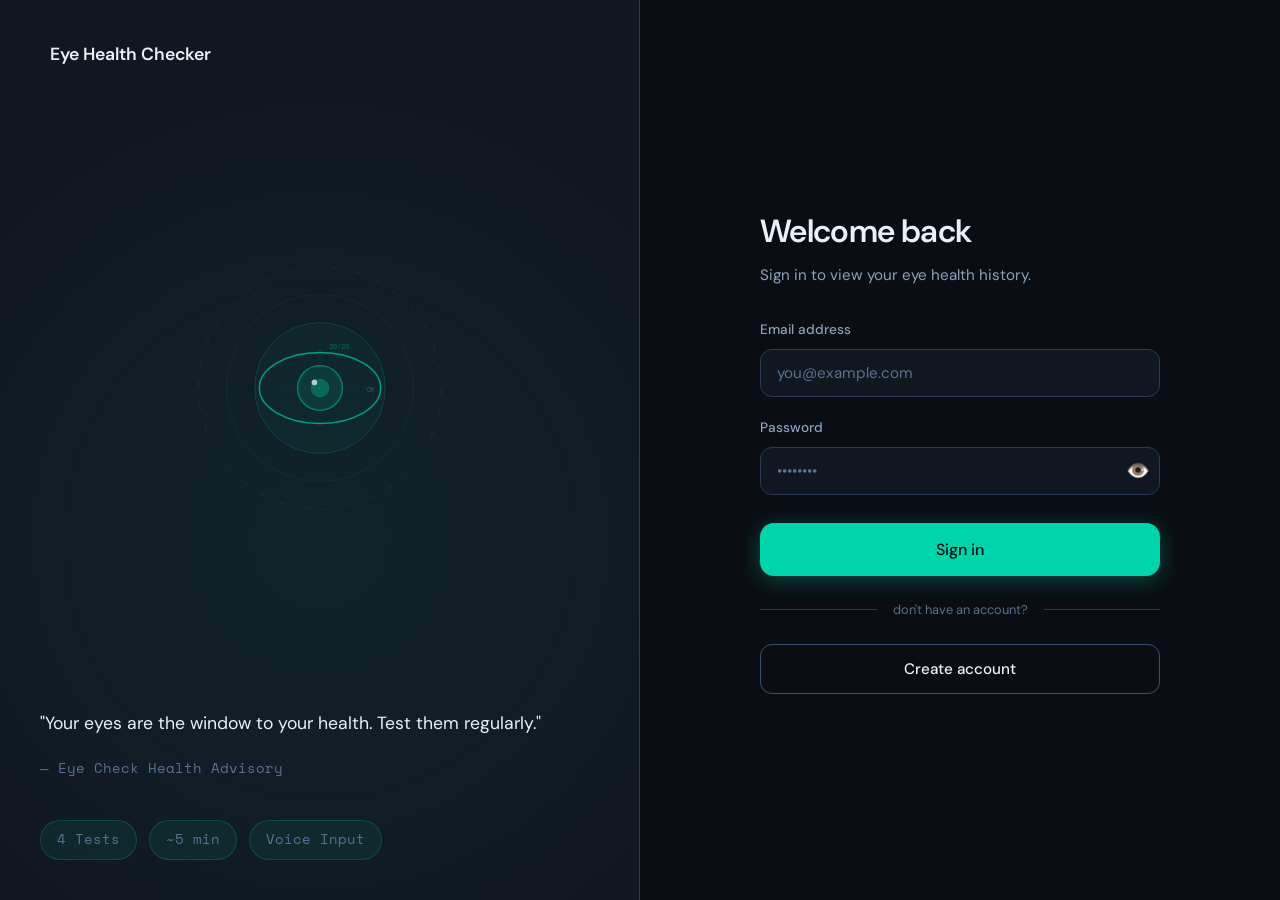
<file: html/login.html>
<!DOCTYPE html>
<html lang="en">
<head>
  <meta charset="UTF-8" />
  <meta name="viewport" content="width=device-width, initial-scale=1.0" />
  <title>Login — EyeCheck</title>
  <link rel="stylesheet" href="../css/style.css" />
  <style>
    .auth-wrap {
      display: grid; grid-template-columns: 1fr 1fr; min-height: 100vh;
    }
    .auth-side {
      background: var(--bg2);
      border-right: 1px solid var(--border);
      display: flex; flex-direction: column;
      justify-content: space-between; padding: 40px;
      position: relative; overflow: hidden;
    }
    .auth-side::before {
      content: '';
      position: absolute; inset: 0;
      background: radial-gradient(ellipse 70% 50% at 50% 60%, rgba(0,212,170,0.07), transparent);
    }
    .auth-side-content { position: relative; z-index: 1; }
    .auth-side-brand { display: flex; align-items: center; gap: 10px; font-weight: 600; font-size: 1.1rem; }
    .auth-visual { flex: 1; display: flex; align-items: center; justify-content: center; }
    .auth-quote { position: relative; z-index: 1; }
    .auth-quote p { font-size: 1.1rem; color: var(--text); line-height: 1.7; margin-bottom: 16px; }
    .auth-quote span { font-size: 0.85rem; color: var(--text3); font-family: var(--mono); }

    .auth-form-side {
      display: flex; align-items: center; justify-content: center;
      padding: 40px 24px;
    }
    .auth-form-wrap { width: 100%; max-width: 400px; }
    .auth-form-wrap h2 { margin-bottom: 6px; }
    .auth-form-wrap > p { margin-bottom: 32px; font-size: 0.95rem; }

    .stat-pills { display: flex; gap: 12px; flex-wrap: wrap; margin-top: 40px; position: relative; z-index: 1; }
    .stat-pill {
      background: rgba(0,212,170,0.08); border: 1px solid rgba(0,212,170,0.2);
      border-radius: 100px; padding: 8px 16px;
      font-size: 0.82rem; color: var(--teal);
      font-family: var(--mono);
    }

    @media (max-width: 768px) {
      .auth-wrap { grid-template-columns: 1fr; }
      .auth-side { display: none; }
    }
  </style>
</head>
<body>
<div class="auth-wrap">
  <div class="auth-side">
    <div class="auth-side-brand">
      <span class="dot pulse"></span> Eye Health Checker
    </div>
    <div class="auth-visual">
      <svg viewBox="0 0 300 300" width="280" height="280" xmlns="http://www.w3.org/2000/svg">
        <circle cx="150" cy="150" r="130" fill="none" stroke="rgba(0,212,170,0.1)" stroke-width="1" stroke-dasharray="8 16"/>
        <circle cx="150" cy="150" r="100" fill="none" stroke="rgba(0,212,170,0.08)" stroke-width="1"/>
        <circle cx="150" cy="150" r="70" fill="rgba(0,212,170,0.04)" stroke="rgba(0,212,170,0.2)" stroke-width="1"/>
        <ellipse cx="150" cy="150" rx="65" ry="38" fill="none" stroke="rgba(0,212,170,0.7)" stroke-width="1.5"/>
        <circle cx="150" cy="150" r="24" fill="rgba(0,212,170,0.1)" stroke="rgba(0,212,170,0.5)" stroke-width="1.5"/>
        <circle cx="150" cy="150" r="10" fill="rgba(0,212,170,0.3)"/>
        <circle cx="144" cy="144" r="3" fill="rgba(255,255,255,0.7)"/>
        <line x1="85" y1="150" x2="215" y2="150" stroke="rgba(0,212,170,0.2)" stroke-width="0.5" stroke-dasharray="3 5"/>
        <line x1="150" y1="85" x2="150" y2="215" stroke="rgba(0,212,170,0.2)" stroke-width="0.5" stroke-dasharray="3 5"/>
        <text x="160" y="108" fill="rgba(0,212,170,0.4)" font-size="8" font-family="Space Mono">20/20</text>
        <text x="200" y="154" fill="rgba(77,159,255,0.4)" font-size="8" font-family="Space Mono">OK</text>
      </svg>
    </div>
    <div class="auth-quote">
      <p>"Your eyes are the window to your health. Test them regularly."</p>
      <span>— Eye Check Health Advisory</span>
      <div class="stat-pills">
        <span class="stat-pill">4 Tests</span>
        <span class="stat-pill">~5 min</span>
        <span class="stat-pill">Voice Input</span>
      </div>
    </div>
  </div>

  <div class="auth-form-side">
    <div class="auth-form-wrap">
      <h2 class="fade-in">Welcome back</h2>
      <p class="fade-in-delay-1 text-muted">Sign in to view your eye health history.</p>

      <div id="error-box"></div>

      <form id="login-form" class="fade-in-delay-2">
        <div class="form-group">
          <label class="form-label">Email address</label>
          <input type="email" id="email" class="form-input" placeholder="you@example.com" autocomplete="email" required />
        </div>
        <div class="form-group">
          <label class="form-label" style="display:flex;justify-content:space-between;">
            Password
          </label>
          <div style="position: relative; display: flex; align-items: center;">
            <input type="password" id="password" class="form-input" placeholder="••••••••" autocomplete="current-password" required style="padding-right: 40px;" />
            <button type="button" id="toggle-password" style="position: absolute; right: 10px; background: none; border: none; font-size: 1.2rem; cursor: pointer; padding: 0;">👁️</button>
          </div>
        </div>

        <button type="submit" id="submit-btn" class="btn btn-primary btn-full btn-lg" style="margin-top:8px">
          Sign in
        </button>

        <div class="divider"><span>don't have an account?</span></div>
        <a href="register.html" class="btn btn-outline btn-full">Create account</a>
      </form>
    </div>
  </div>
</div>

<div id="toast-container"></div>
<script src="../js/utils.js"></script>
<script>
  Auth.redirectIfLoggedIn();

  // Password Visibility Toggle Logic
  document.getElementById('toggle-password').addEventListener('click', function() {
    const pwdInput = document.getElementById('password');
    if (pwdInput.type === 'password') {
      pwdInput.type = 'text';
      this.textContent = '🙈';
    } else {
      pwdInput.type = 'password';
      this.textContent = '👁️';
    }
  });

  document.getElementById('login-form').addEventListener('submit', async (e) => {
    e.preventDefault();
    clearError('#error-box');
    const btn = document.getElementById('submit-btn');
    setLoading(btn, true);

    try {
      const data = await apiFetch('/auth/login', {
        method: 'POST',
        body: JSON.stringify({
          email: document.getElementById('email').value.trim(),
          password: document.getElementById('password').value,
        })
      });

      Auth.set(data.token, data.user);
      toast('Login successful! Redirecting...', 'success');
      setTimeout(() => window.location.href = 'dashboard.html', 1000);
    } catch (err) {
      showError('#error-box', err.message);
      setLoading(btn, false);
    }
  });
</script>
</body>
</html>
</file>
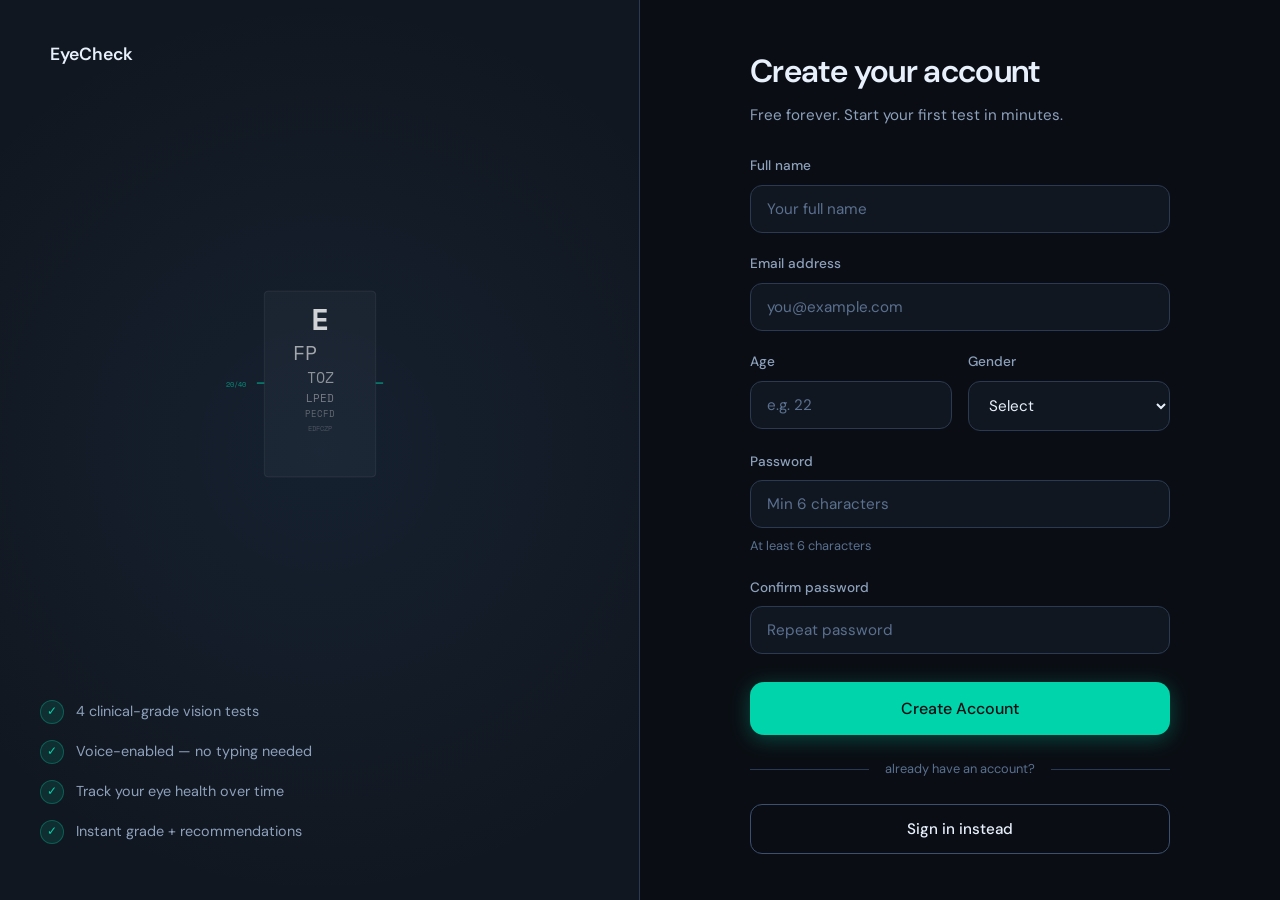
<file: html/register.html>
<!DOCTYPE html>
<html lang="en">
<head>
  <meta charset="UTF-8" />
  <meta name="viewport" content="width=device-width, initial-scale=1.0" />
  <title>Register — EyeCheck</title>
  <link rel="stylesheet" href="../css/style.css" />
  <style>
    .auth-wrap { display: grid; grid-template-columns: 1fr 1fr; min-height: 100vh; }
    .auth-side {
      background: var(--bg2); border-right: 1px solid var(--border);
      display: flex; flex-direction: column; justify-content: space-between;
      padding: 40px; position: relative; overflow: hidden;
    }
    .auth-side::before {
      content: ''; position: absolute; inset: 0;
      background: radial-gradient(ellipse 70% 50% at 50% 50%, rgba(77,159,255,0.07), transparent);
    }
    .auth-side-brand { display: flex; align-items: center; gap: 10px; font-weight: 600; font-size: 1.1rem; position: relative; z-index: 1; }
    .auth-visual { flex: 1; display: flex; align-items: center; justify-content: center; position: relative; z-index: 1; }
    .auth-benefits { position: relative; z-index: 1; }
    .benefit-item { display: flex; align-items: center; gap: 12px; margin-bottom: 16px; }
    .benefit-check { width: 24px; height: 24px; border-radius: 50%; background: var(--teal-dim); border: 1px solid rgba(0,212,170,0.3); display: flex; align-items: center; justify-content: center; font-size: 0.75rem; color: var(--teal); flex-shrink: 0; }
    .benefit-item span { font-size: 0.9rem; color: var(--text2); }
    .auth-form-side { display: flex; align-items: center; justify-content: center; padding: 40px 24px; }
    .auth-form-wrap { width: 100%; max-width: 420px; }
    .auth-form-wrap h2 { margin-bottom: 6px; }
    .auth-form-wrap > p { margin-bottom: 28px; font-size: 0.95rem; }
    .form-row { display: grid; grid-template-columns: 1fr 1fr; gap: 16px; }
    @media (max-width: 768px) {
      .auth-wrap { grid-template-columns: 1fr; }
      .auth-side { display: none; }
      .form-row { grid-template-columns: 1fr; }
    }
  </style>
</head>
<body>
<div class="auth-wrap">
  <!-- Left side -->
  <div class="auth-side">
    <div class="auth-side-brand"><span class="dot pulse"></span> EyeCheck</div>
    <div class="auth-visual">
      <svg viewBox="0 0 280 280" width="260" height="260" xmlns="http://www.w3.org/2000/svg">
        <!-- Snellen-like chart visual -->
        <rect x="80" y="40" width="120" height="200" rx="4" fill="rgba(255,255,255,0.03)" stroke="rgba(255,255,255,0.08)" stroke-width="1"/>
        <text x="140" y="82" text-anchor="middle" fill="rgba(255,255,255,0.8)" font-size="32" font-family="Space Mono" font-weight="700">E</text>
        <text x="124" y="114" text-anchor="middle" fill="rgba(255,255,255,0.6)" font-size="22" font-family="Space Mono">FP</text>
        <text x="140" y="139" text-anchor="middle" fill="rgba(255,255,255,0.5)" font-size="16" font-family="Space Mono">TOZ</text>
        <text x="140" y="159" text-anchor="middle" fill="rgba(255,255,255,0.4)" font-size="12" font-family="Space Mono">LPED</text>
        <text x="140" y="176" text-anchor="middle" fill="rgba(255,255,255,0.3)" font-size="10" font-family="Space Mono">PECFD</text>
        <text x="140" y="191" text-anchor="middle" fill="rgba(255,255,255,0.2)" font-size="8" font-family="Space Mono">EDFCZP</text>
        <!-- Line marker -->
        <line x1="72" y1="139" x2="80" y2="139" stroke="rgba(0,212,170,0.6)" stroke-width="1.5"/>
        <line x1="200" y1="139" x2="208" y2="139" stroke="rgba(0,212,170,0.6)" stroke-width="1.5"/>
        <text x="60" y="143" text-anchor="end" fill="rgba(0,212,170,0.6)" font-size="7" font-family="Space Mono">20/40</text>
      </svg>
    </div>
    <div class="auth-benefits">
      <div class="benefit-item"><div class="benefit-check">✓</div><span>4 clinical-grade vision tests</span></div>
      <div class="benefit-item"><div class="benefit-check">✓</div><span>Voice-enabled — no typing needed</span></div>
      <div class="benefit-item"><div class="benefit-check">✓</div><span>Track your eye health over time</span></div>
      <div class="benefit-item"><div class="benefit-check">✓</div><span>Instant grade + recommendations</span></div>
    </div>
  </div>

  <!-- Right form side -->
  <div class="auth-form-side">
    <div class="auth-form-wrap">
      <h2 class="fade-in">Create your account</h2>
      <p class="text-muted fade-in-delay-1">Free forever. Start your first test in minutes.</p>

      <div id="error-box"></div>

      <form id="register-form" class="fade-in-delay-2">
        <div class="form-group">
          <label class="form-label">Full name</label>
          <input type="text" id="name" class="form-input" placeholder="Your full name" required />
        </div>
        <div class="form-group">
          <label class="form-label">Email address</label>
          <input type="email" id="email" class="form-input" placeholder="you@example.com" required />
        </div>
        <div class="form-row">
          <div class="form-group">
            <label class="form-label">Age</label>
            <input type="number" id="age" class="form-input" placeholder="e.g. 22" min="5" max="100" />
          </div>
          <div class="form-group">
            <label class="form-label">Gender</label>
            <select id="gender" class="form-input">
              <option value="">Select</option>
              <option value="male">Male</option>
              <option value="female">Female</option>
              <option value="other">Other</option>
            </select>
          </div>
        </div>
        <div class="form-group">
          <label class="form-label">Password</label>
          <input type="password" id="password" class="form-input" placeholder="Min 6 characters" required />
          <span class="form-hint">At least 6 characters</span>
        </div>
        <div class="form-group">
          <label class="form-label">Confirm password</label>
          <input type="password" id="confirm-password" class="form-input" placeholder="Repeat password" required />
        </div>

        <button type="submit" id="submit-btn" class="btn btn-primary btn-full btn-lg" style="margin-top:8px">
          Create Account
        </button>

        <div class="divider"><span>already have an account?</span></div>
        <a href="login.html" class="btn btn-outline btn-full">Sign in instead</a>
      </form>
    </div>
  </div>
</div>

<div id="toast-container"></div>
<script src="../js/utils.js"></script>
<script>
  Auth.redirectIfLoggedIn();

  document.getElementById('register-form').addEventListener('submit', async (e) => {
    e.preventDefault();
    clearError('#error-box');

    const password = document.getElementById('password').value;
    const confirm = document.getElementById('confirm-password').value;
    if (password !== confirm) {
      showError('#error-box', 'Passwords do not match.');
      return;
    }

    const btn = document.getElementById('submit-btn');
    setLoading(btn, true);

    try {
      const body = {
        name: document.getElementById('name').value.trim(),
        email: document.getElementById('email').value.trim(),
        password,
      };
      const age = document.getElementById('age').value;
      const gender = document.getElementById('gender').value;
      if (age) body.age = Number(age);
      if (gender) body.gender = gender;

      const data = await apiFetch('/auth/register', {
        method: 'POST',
        body: JSON.stringify(body),
      });

      Auth.set(data.token, data.user);
      toast('Account created! Welcome to EyeCheck 🎉', 'success');
      setTimeout(() => window.location.href = 'login.html', 1200);
    } catch (err) {
      showError('#error-box', err.message);
      setLoading(btn, false);
    }
  });
</script>
</body>
</html>
</file>
<file: css/style.css>
@import url('https://fonts.googleapis.com/css2?family=DM+Sans:ital,opsz,wght@0,9..40,300;0,9..40,400;0,9..40,500;0,9..40,600;1,9..40,300&family=Space+Mono:wght@400;700&display=swap');

:root {
  --bg: #0a0e14;
  --bg2: #111720;
  --bg3: #171f2c;
  --surface: #1c2535;
  --surface2: #222d3d;
  --border: #2a3a52;
  --border2: #3a5070;
  --teal: #00d4aa;
  --teal2: #00b890;
  --teal-dim: rgba(0,212,170,0.12);
  --teal-dim2: rgba(0,212,170,0.06);
  --blue: #4d9fff;
  --amber: #ffb347;
  --red: #ff5a5a;
  --green: #4cdb8a;
  --text: #e8f0fc;
  --text2: #8da0bc;
  --text3: #5a7090;
  --mono: 'Space Mono', monospace;
  --sans: 'DM Sans', sans-serif;
  --radius: 12px;
  --radius-lg: 20px;
  --shadow: 0 8px 32px rgba(0,0,0,0.4);
  --glow: 0 0 20px rgba(0,212,170,0.2);
}

*, *::before, *::after { box-sizing: border-box; margin: 0; padding: 0; }

html { scroll-behavior: smooth; }

body {
  font-family: var(--sans);
  background: var(--bg);
  color: var(--text);
  min-height: 100vh;
  line-height: 1.6;
  -webkit-font-smoothing: antialiased;
}

/* ── Scrollbar ── */
::-webkit-scrollbar { width: 6px; }
::-webkit-scrollbar-track { background: var(--bg2); }
::-webkit-scrollbar-thumb { background: var(--border2); border-radius: 3px; }

/* ── Typography ── */
h1, h2, h3, h4 { font-weight: 600; letter-spacing: -0.02em; }
h1 { font-size: clamp(2rem, 5vw, 3.5rem); line-height: 1.1; }
h2 { font-size: clamp(1.4rem, 3vw, 2rem); }
h3 { font-size: 1.2rem; }
p { color: var(--text2); }

code, .mono { font-family: var(--mono); }

/* ── Layout ── */
.container { max-width: 1100px; margin: 0 auto; padding: 0 24px; }
.container-sm { max-width: 520px; margin: 0 auto; padding: 0 24px; }

/* ── Navbar ── */
.navbar {
  position: fixed; top: 0; left: 0; right: 0; z-index: 100;
  display: flex; align-items: center; justify-content: space-between;
  padding: 16px 32px;
  background: rgba(10,14,20,0.85);
  backdrop-filter: blur(16px);
  border-bottom: 1px solid var(--border);
}
.nav-logo {
  display: flex; align-items: center; gap: 10px;
  text-decoration: none; color: var(--text);
  font-weight: 600; font-size: 1.1rem;
}
.nav-logo .dot { width: 10px; height: 10px; border-radius: 50%; background: var(--teal); display: inline-block; box-shadow: var(--glow); }
.nav-links { display: flex; align-items: center; gap: 8px; }
.nav-links a {
  text-decoration: none; color: var(--text2); font-size: 0.9rem;
  padding: 8px 16px; border-radius: 8px; transition: all 0.2s;
}
.nav-links a:hover { color: var(--text); background: var(--surface); }
.nav-links a.active { color: var(--teal); }

/* ── Buttons ── */
.btn {
  display: inline-flex; align-items: center; justify-content: center; gap: 8px;
  padding: 12px 24px; border-radius: var(--radius); font-size: 0.95rem;
  font-weight: 500; font-family: var(--sans); cursor: pointer;
  transition: all 0.2s; border: none; text-decoration: none;
}
.btn-primary {
  background: var(--teal); color: #0a0e14;
  box-shadow: 0 4px 20px rgba(0,212,170,0.3);
}
.btn-primary:hover { background: var(--teal2); transform: translateY(-1px); box-shadow: 0 6px 28px rgba(0,212,170,0.4); }
.btn-primary:active { transform: translateY(0); }

.btn-outline {
  background: transparent; color: var(--text);
  border: 1px solid var(--border2);
}
.btn-outline:hover { background: var(--surface); border-color: var(--teal); color: var(--teal); }

.btn-ghost {
  background: transparent; color: var(--text2);
}
.btn-ghost:hover { color: var(--text); background: var(--surface); }

.btn-danger { background: rgba(255,90,90,0.15); color: var(--red); border: 1px solid rgba(255,90,90,0.3); }
.btn-danger:hover { background: rgba(255,90,90,0.25); }

.btn-lg { padding: 16px 32px; font-size: 1rem; border-radius: 14px; }
.btn-sm { padding: 8px 16px; font-size: 0.85rem; border-radius: 8px; }
.btn-full { width: 100%; }

.btn:disabled { opacity: 0.5; cursor: not-allowed; transform: none !important; }

/* ── Cards ── */
.card {
  background: var(--surface);
  border: 1px solid var(--border);
  border-radius: var(--radius-lg);
  padding: 28px;
}
.card-glow { box-shadow: var(--shadow), inset 0 1px 0 rgba(255,255,255,0.04); }

/* ── Form elements ── */
.form-group { display: flex; flex-direction: column; gap: 8px; margin-bottom: 20px; }
.form-label { font-size: 0.85rem; color: var(--text2); font-weight: 500; }

.form-input {
  width: 100%; padding: 13px 16px;
  background: var(--bg2); color: var(--text);
  border: 1px solid var(--border); border-radius: var(--radius);
  font-family: var(--sans); font-size: 0.95rem;
  transition: all 0.2s; outline: none;
}
.form-input:focus { border-color: var(--teal); box-shadow: 0 0 0 3px rgba(0,212,170,0.1); }
.form-input::placeholder { color: var(--text3); }
.form-input.error { border-color: var(--red); }

.form-error { font-size: 0.8rem; color: var(--red); }
.form-hint { font-size: 0.8rem; color: var(--text3); }

select.form-input option { background: var(--bg2); }

/* ── Badge ── */
.badge {
  display: inline-flex; align-items: center; gap: 5px;
  padding: 4px 12px; border-radius: 100px; font-size: 0.78rem; font-weight: 500;
}
.badge-teal { background: var(--teal-dim); color: var(--teal); border: 1px solid rgba(0,212,170,0.2); }
.badge-blue { background: rgba(77,159,255,0.12); color: var(--blue); }
.badge-amber { background: rgba(255,179,71,0.12); color: var(--amber); }
.badge-red { background: rgba(255,90,90,0.12); color: var(--red); }
.badge-green { background: rgba(76,219,138,0.12); color: var(--green); }

/* ── Progress bar ── */
.progress-bar-wrap {
  background: var(--bg2); border-radius: 100px;
  height: 6px; overflow: hidden;
}
.progress-bar-fill {
  height: 100%; border-radius: 100px;
  background: linear-gradient(90deg, var(--teal), var(--blue));
  transition: width 0.5s ease;
}

/* ── Alert ── */
.alert {
  padding: 14px 18px; border-radius: var(--radius);
  font-size: 0.9rem; margin-bottom: 16px;
  display: flex; align-items: center; gap: 10px;
}
.alert-error { background: rgba(255,90,90,0.1); border: 1px solid rgba(255,90,90,0.25); color: var(--red); }
.alert-success { background: rgba(76,219,138,0.1); border: 1px solid rgba(76,219,138,0.25); color: var(--green); }
.alert-info { background: var(--teal-dim); border: 1px solid rgba(0,212,170,0.2); color: var(--teal); }

/* ── Divider ── */
.divider { display: flex; align-items: center; gap: 16px; margin: 24px 0; }
.divider::before, .divider::after { content: ''; flex: 1; height: 1px; background: var(--border); }
.divider span { font-size: 0.8rem; color: var(--text3); white-space: nowrap; }

/* ── Loading spinner ── */
.spinner {
  width: 20px; height: 20px; border-radius: 50%;
  border: 2px solid rgba(0,212,170,0.2);
  border-top-color: var(--teal);
  animation: spin 0.7s linear infinite;
}
@keyframes spin { to { transform: rotate(360deg); } }

/* ── Page wrapper ── */
.page { padding-top: 80px; min-height: 100vh; }
.page-center { display: flex; align-items: center; justify-content: center; min-height: 100vh; padding: 24px; }

/* ── Stat card ── */
.stat-card {
  background: var(--bg2); border: 1px solid var(--border);
  border-radius: var(--radius); padding: 20px;
  display: flex; flex-direction: column; gap: 6px;
}
.stat-label { font-size: 0.78rem; color: var(--text3); text-transform: uppercase; letter-spacing: 0.08em; }
.stat-value { font-size: 1.8rem; font-weight: 600; font-family: var(--mono); color: var(--text); }
.stat-sub { font-size: 0.82rem; color: var(--text3); }

/* ── Toast ── */
#toast-container { position: fixed; bottom: 24px; right: 24px; z-index: 999; display: flex; flex-direction: column; gap: 10px; }
.toast {
  display: flex; align-items: center; gap: 10px;
  padding: 14px 20px; border-radius: var(--radius);
  background: var(--surface2); border: 1px solid var(--border2);
  color: var(--text); font-size: 0.9rem;
  box-shadow: var(--shadow);
  animation: slideIn 0.3s ease;
  max-width: 320px;
}
.toast.success { border-color: rgba(76,219,138,0.4); }
.toast.error { border-color: rgba(255,90,90,0.4); }
@keyframes slideIn { from { transform: translateX(100%); opacity: 0; } to { transform: translateX(0); opacity: 1; } }
@keyframes fadeOut { to { transform: translateX(110%); opacity: 0; } }

/* ── Animations ── */
@keyframes fadeIn { from { opacity: 0; transform: translateY(12px); } to { opacity: 1; transform: translateY(0); } }
.fade-in { animation: fadeIn 0.4s ease forwards; }
.fade-in-delay-1 { animation: fadeIn 0.4s 0.1s ease both; }
.fade-in-delay-2 { animation: fadeIn 0.4s 0.2s ease both; }
.fade-in-delay-3 { animation: fadeIn 0.4s 0.3s ease both; }
.fade-in-delay-4 { animation: fadeIn 0.4s 0.4s ease both; }

/* ── Pulse dot ── */
@keyframes pulse { 0%,100% { opacity: 1; transform: scale(1); } 50% { opacity: 0.6; transform: scale(1.15); } }
.pulse { animation: pulse 2s ease-in-out infinite; }

/* ── Grid ── */
.grid-2 { display: grid; grid-template-columns: repeat(2, 1fr); gap: 16px; }
.grid-3 { display: grid; grid-template-columns: repeat(3, 1fr); gap: 16px; }
.grid-4 { display: grid; grid-template-columns: repeat(4, 1fr); gap: 16px; }

@media (max-width: 768px) {
  .grid-2, .grid-3, .grid-4 { grid-template-columns: 1fr; }
  .navbar { padding: 14px 20px; }
  .nav-links a span { display: none; }
}

/* ── Utility ── */
.text-teal { color: var(--teal); }
.text-muted { color: var(--text2); }
.text-dim { color: var(--text3); }
.text-center { text-align: center; }
.text-right { text-align: right; }
.mt-1 { margin-top: 8px; } .mt-2 { margin-top: 16px; } .mt-3 { margin-top: 24px; } .mt-4 { margin-top: 32px; }
.mb-1 { margin-bottom: 8px; } .mb-2 { margin-bottom: 16px; } .mb-3 { margin-bottom: 24px; }
.flex { display: flex; } .flex-col { flex-direction: column; }
.items-center { align-items: center; } .justify-between { justify-content: space-between; }
.gap-1 { gap: 8px; } .gap-2 { gap: 16px; } .gap-3 { gap: 24px; }
.w-full { width: 100%; }
.hidden { display: none !important; }
</file>
